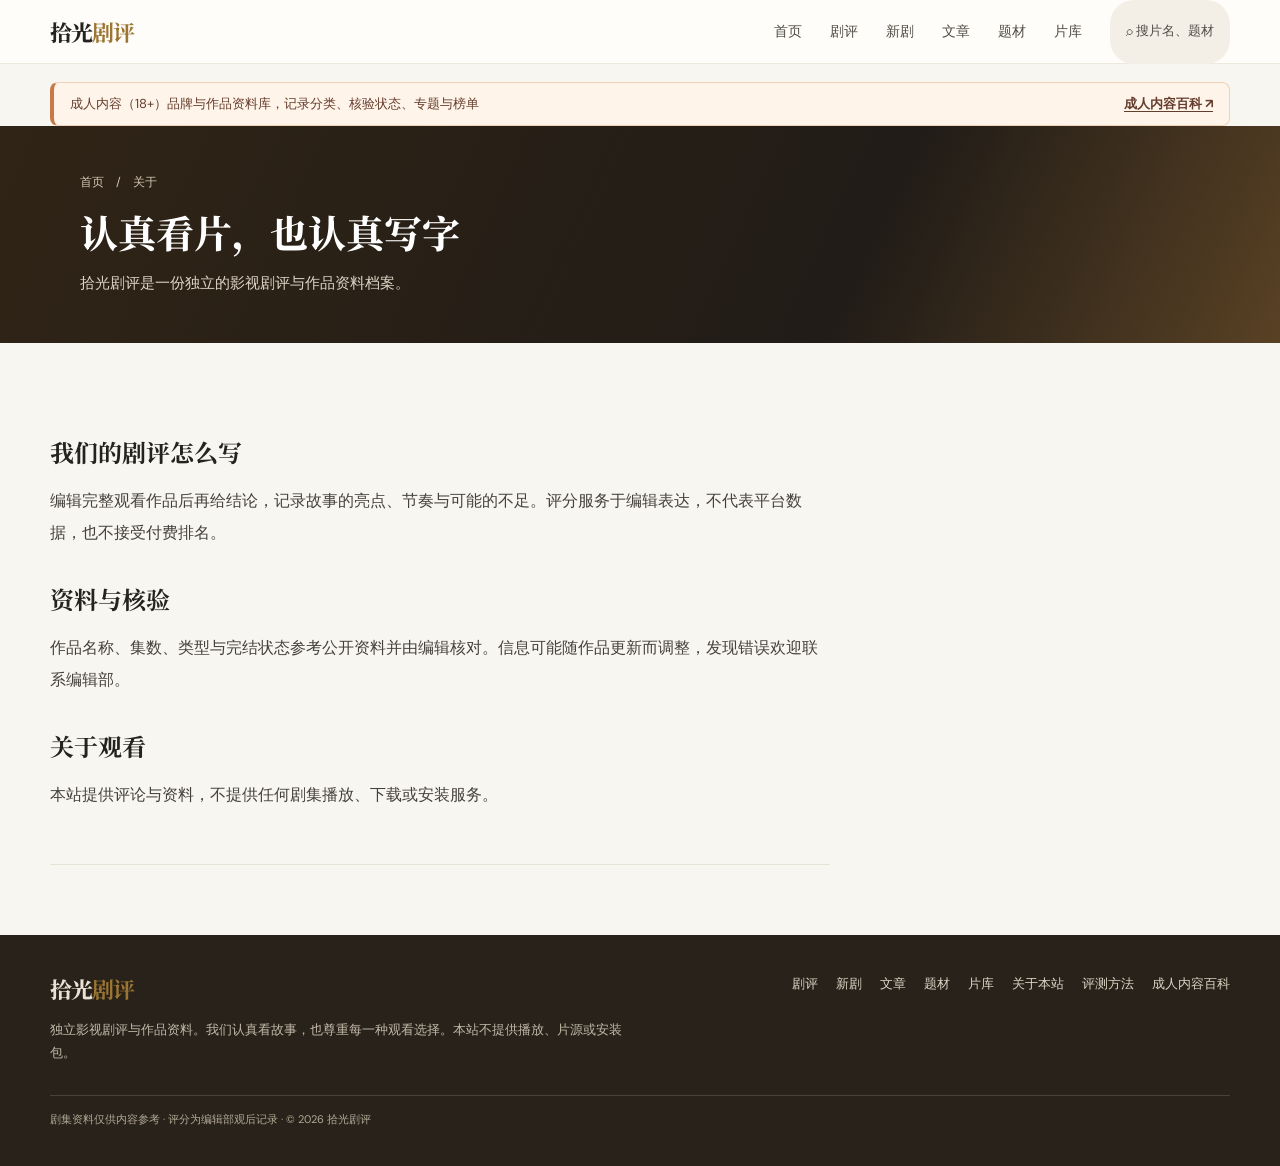
<file: about.html>
<!doctype html>
<html lang="zh-CN"><head><meta charset="utf-8"><meta name="viewport" content="width=device-width,initial-scale=1"><meta name="description" content="了解拾光剧评的编辑原则、评测方法与资料核验方式。"><meta name="robots" content="index,follow,max-image-preview:large"><meta name="theme-color" content="#f8f6f1"><meta property="og:type" content="website"><meta property="og:title" content="关于拾光剧评与评测方法"><meta property="og:description" content="了解拾光剧评的编辑原则、评测方法与资料核验方式。"><title>关于拾光剧评与评测方法</title><link rel="stylesheet" href="styles.css"><link rel="icon" href="data:image/svg+xml,%3Csvg xmlns='http://www.w3.org/2000/svg' viewBox='0 0 40 40'%3E%3Crect width='40' height='40' rx='10' fill='%23231d17'/%3E%3Ctext x='7' y='29' font-size='27' fill='%23e7bd55'%3E拾%3C/text%3E%3C/svg%3E"></head><body data-page="about"><div id="site-header"></div><div id="site-content"><main id="main" class="main"><h1>关于拾光剧评与评测方法</h1><p>了解拾光剧评的编辑原则、评测方法与资料核验方式。</p><p>拾光剧评 · 作品资料、剧评与专题</p></main></div><div id="site-footer"></div><noscript><p style="padding:20px">本站需要启用 JavaScript 浏览完整栏目内容。</p></noscript><script src="app.js" defer></script></body></html>
</file>
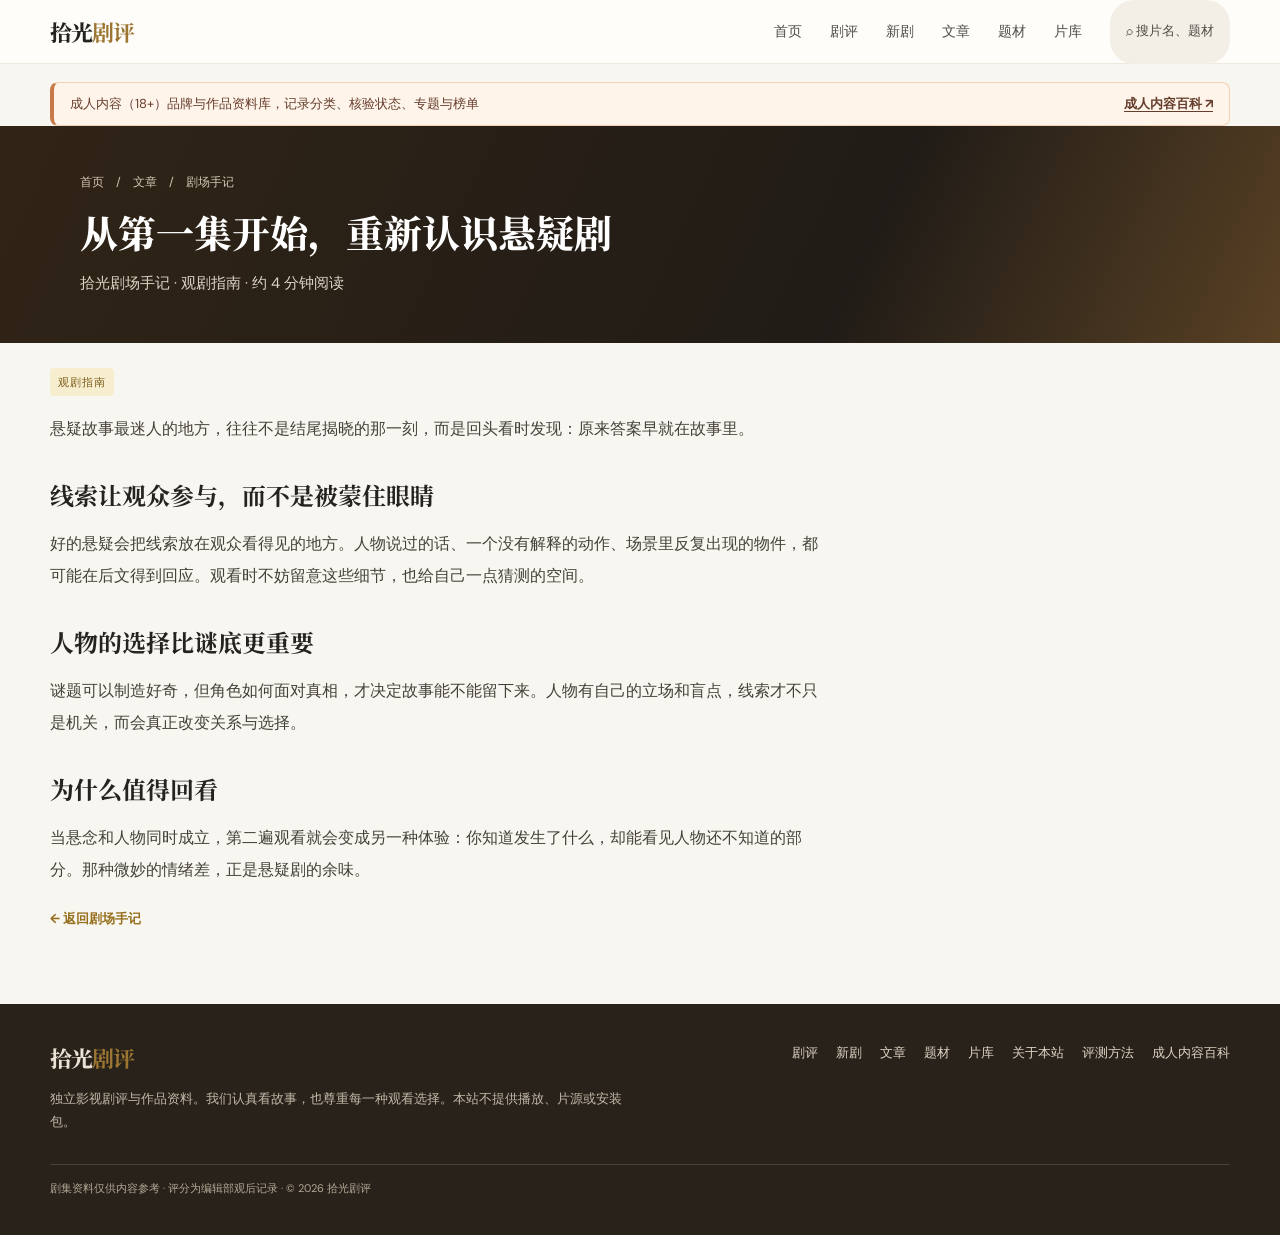
<file: article-story.html>
<!doctype html>
<html lang="zh-CN"><head><meta charset="utf-8"><meta name="viewport" content="width=device-width,initial-scale=1"><meta name="description" content="从第一集开始，重新认识悬疑剧。拾光剧场手记，记录线索、人物与故事余味。"><meta name="robots" content="index,follow,max-image-preview:large"><meta name="theme-color" content="#f8f6f1"><meta property="og:type" content="article"><meta property="og:title" content="从第一集开始，重新认识悬疑剧｜拾光剧评"><meta property="og:description" content="从第一集开始，重新认识悬疑剧。拾光剧场手记。"><title>从第一集开始，重新认识悬疑剧｜拾光剧评</title><link rel="stylesheet" href="styles.css"></head><body data-page="article-detail"><div id="site-header"></div><div id="site-content"><main id="main" class="main"><h1>从第一集开始，重新认识悬疑剧</h1><p>好的悬疑会把线索放在观众看得见的地方，让每一次回看都有新的发现。</p></main></div><div id="site-footer"></div><script src="app.js" defer></script></body></html>
</file>
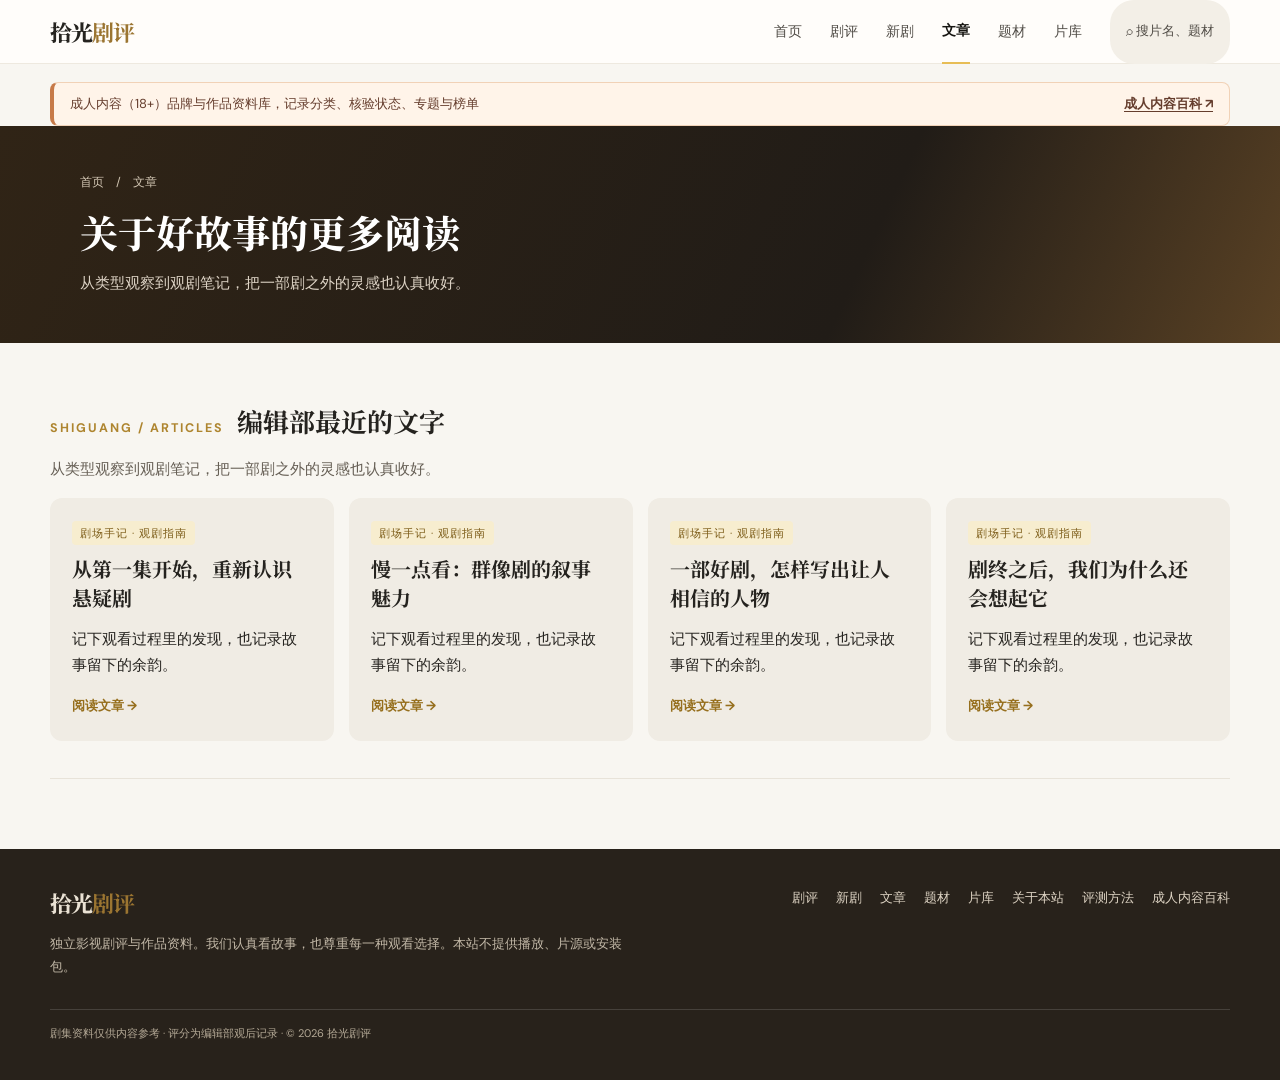
<file: articles.html>
<!doctype html>
<html lang="zh-CN"><head><meta charset="utf-8"><meta name="viewport" content="width=device-width,initial-scale=1"><meta name="description" content="从类型观察到观剧笔记，把一部剧之外的灵感也认真收好。"><meta name="robots" content="index,follow,max-image-preview:large"><meta name="theme-color" content="#f8f6f1"><meta property="og:type" content="website"><meta property="og:title" content="剧场手记与观剧指南｜拾光剧评"><meta property="og:description" content="从类型观察到观剧笔记，把一部剧之外的灵感也认真收好。"><title>剧场手记与观剧指南｜拾光剧评</title><link rel="stylesheet" href="styles.css"><link rel="icon" href="data:image/svg+xml,%3Csvg xmlns='http://www.w3.org/2000/svg' viewBox='0 0 40 40'%3E%3Crect width='40' height='40' rx='10' fill='%23231d17'/%3E%3Ctext x='7' y='29' font-size='27' fill='%23e7bd55'%3E拾%3C/text%3E%3C/svg%3E"></head><body data-page="articles"><div id="site-header"></div><div id="site-content"><main id="main" class="main"><h1>剧场手记与观剧指南</h1><p>从类型观察到观剧笔记，把一部剧之外的灵感也认真收好。</p><p>拾光剧评 · 作品资料、剧评与专题</p></main></div><div id="site-footer"></div><noscript><p style="padding:20px">本站需要启用 JavaScript 浏览完整栏目内容。</p></noscript><script src="app.js" defer></script></body></html>
</file>
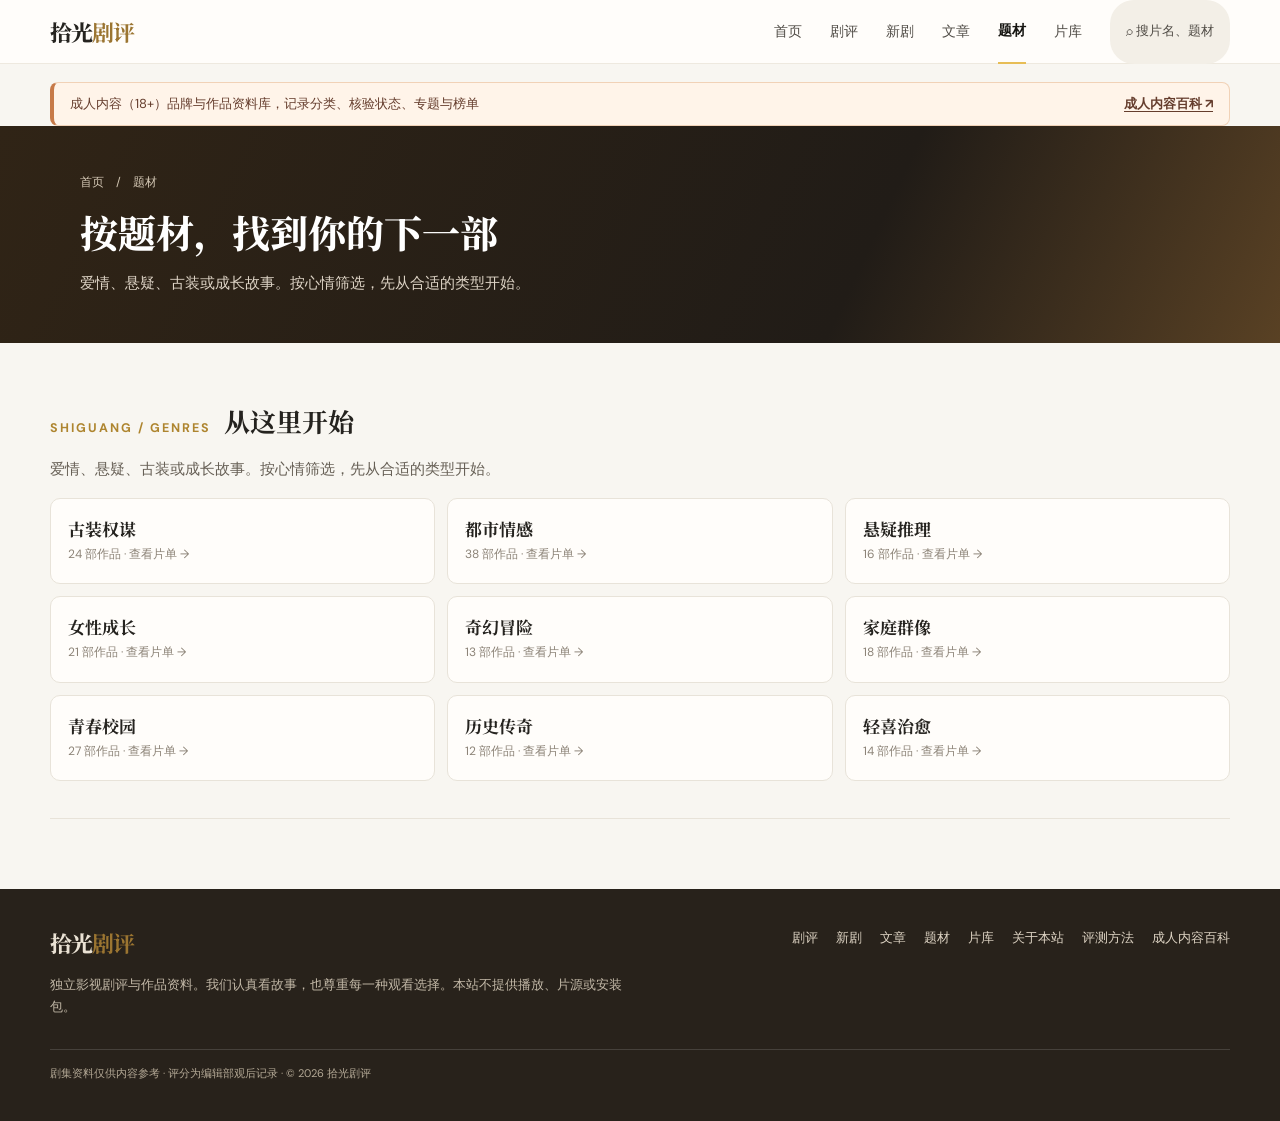
<file: genres.html>
<!doctype html>
<html lang="zh-CN"><head><meta charset="utf-8"><meta name="viewport" content="width=device-width,initial-scale=1"><meta name="description" content="按题材找到下一部好故事，古装、悬疑、都市与更多类型。"><meta name="robots" content="index,follow,max-image-preview:large"><meta name="theme-color" content="#f8f6f1"><meta property="og:type" content="website"><meta property="og:title" content="按题材找剧｜拾光剧评"><meta property="og:description" content="按题材找到下一部好故事，古装、悬疑、都市与更多类型。"><title>按题材找剧｜拾光剧评</title><link rel="stylesheet" href="styles.css"><link rel="icon" href="data:image/svg+xml,%3Csvg xmlns='http://www.w3.org/2000/svg' viewBox='0 0 40 40'%3E%3Crect width='40' height='40' rx='10' fill='%23231d17'/%3E%3Ctext x='7' y='29' font-size='27' fill='%23e7bd55'%3E拾%3C/text%3E%3C/svg%3E"></head><body data-page="genres"><div id="site-header"></div><div id="site-content"><main id="main" class="main"><h1>按题材找剧</h1><p>按题材找到下一部好故事，古装、悬疑、都市与更多类型。</p><p>拾光剧评 · 作品资料、剧评与专题</p></main></div><div id="site-footer"></div><noscript><p style="padding:20px">本站需要启用 JavaScript 浏览完整栏目内容。</p></noscript><script src="app.js" defer></script></body></html>
</file>
<file: styles.css>
@import url('https://fonts.googleapis.com/css2?family=DM+Sans:wght@400;500;600;700&family=Noto+Serif+SC:wght@400;500;600;700;900&display=swap');
:root{--ink:#25231f;--muted:#827e75;--paper:#f8f6f1;--card:#fffefa;--gold:#e7bd55;--line:#e8e3d9;--wine:#6e2f3b;--dark:#211b16;--serif:'Noto Serif SC',serif;--sans:'DM Sans','Microsoft YaHei',sans-serif}*{box-sizing:border-box}html{scroll-behavior:smooth}body{margin:0;background:var(--paper);color:var(--ink);font:15px/1.7 var(--sans)}a{color:inherit;text-decoration:none}a:hover{color:#9c6c1d}button,input{font:inherit}button{cursor:pointer}.skip{position:absolute;left:-9999px}.skip:focus{left:12px;top:12px;background:#fff;padding:10px;z-index:10}.topbar{height:64px;display:flex;align-items:center;justify-content:space-between;padding:0 max(24px,calc((100% - 1180px)/2));background:#fffdfa;border-bottom:1px solid #eee9df;position:sticky;top:0;z-index:5}.brand{font:800 22px var(--serif);letter-spacing:-1px}.brand b{color:#9b7531}.nav{display:flex;align-items:center;gap:28px;font-size:14px}.nav a{height:64px;display:grid;place-items:center;color:#504c46}.nav a.active{color:#171612;border-bottom:2px solid var(--gold);font-weight:700}.nav-search{background:#f3efe7;border-radius:24px;padding:8px 16px;color:#676158;font-size:13px}.menu-btn{display:none;border:0;background:none;font-size:24px}.adult-note{max-width:1180px;margin:18px auto 0;padding:10px 16px;background:#fff4e9;border:1px solid #f1d2b7;border-left:4px solid #c77a48;border-radius:8px;display:flex;align-items:center;justify-content:space-between;gap:12px;color:#653d2d;font-size:13px}.adult-note a{font-weight:700;text-decoration:underline;text-underline-offset:3px;white-space:nowrap}.hero{margin-top:0;background:radial-gradient(ellipse at 15% 0%,#7c5a24 0%,transparent 35%),radial-gradient(circle at 83% 24%,#4a3820 0%,transparent 31%),radial-gradient(#ffffff12 1px,transparent 1px),linear-gradient(125deg,#352716,#1e1914 76%);background-size:auto,auto,24px 24px,auto;color:white;padding:42px 24px 48px;overflow:hidden}.hero-inner{max-width:1100px;margin:auto;text-align:center}.eyebrow{text-transform:uppercase;letter-spacing:3px;color:#d7c29a;font-size:11px;font-weight:600}.hero h1{font:900 clamp(32px,5vw,58px)/1.25 var(--serif);letter-spacing:1px;margin:14px auto 24px;max-width:960px}.hero p{color:#ded5c6;margin:0 auto 24px;max-width:660px}.searchbox{max-width:770px;margin:24px auto 16px;background:white;border-radius:40px;padding:5px 6px 5px 20px;display:flex;box-shadow:0 10px 40px #0004}.searchbox input{border:0;outline:0;flex:1;min-width:0;color:#26221d}.searchbox button{border:0;background:var(--gold);border-radius:30px;padding:11px 26px;font-weight:700;color:#332718}.chips{display:flex;justify-content:center;gap:9px;flex-wrap:wrap;margin:14px 0 34px}.chip{border:1px solid #ffffff47;color:#f5eee1;padding:6px 15px;border-radius:30px;font-size:13px}.chip:first-child{background:#fff;color:#302518}.featured{height:350px;display:grid;grid-template-columns:280px 1fr;gap:16px;align-items:end;text-align:left;max-width:1060px;margin:auto}.featured-copy{border-radius:14px;padding:23px 20px;background:linear-gradient(140deg,#514020,#241d16 80%);height:315px;display:flex;flex-direction:column;justify-content:flex-end;box-shadow:0 20px 50px #0005}.rank{display:inline-grid;place-items:center;background:var(--gold);color:#332818;font-weight:800;width:26px;height:26px;border-radius:8px}.featured-copy h2{font:700 25px var(--serif);margin:12px 0 3px}.featured-copy p{margin:0 0 15px;color:#e4daca;font-size:13px}.feature-art{display:flex;gap:10px;height:315px;align-items:end;overflow:hidden}.poster{position:relative;display:flex;align-items:end;justify-content:center;overflow:hidden;color:#fff;text-align:center;background:linear-gradient(145deg,var(--a,#5d4930),var(--b,#17171b));box-shadow:inset 0 -80px 80px #0006;isolation:isolate}.poster:before{content:'';position:absolute;inset:0;background:radial-gradient(ellipse at 50% 25%,#ffffff52,transparent 23%),linear-gradient(115deg,transparent 25%,#ffffff18 26%,transparent 27%);z-index:-1}.poster:after{content:'';position:absolute;inset:auto 0 0;height:46%;background:linear-gradient(transparent,#070707c9);z-index:-1}.poster span{padding:12px 8px;font:600 14px var(--serif);text-shadow:0 2px 8px #000}.feature-art a{height:285px;flex:1;min-width:66px;border-radius:12px 12px 4px 4px;transition:.25s;position:relative}.feature-art a:hover{height:305px;transform:translateY(-8px)}.feature-art i{position:absolute;top:9px;left:9px;background:#fff;color:#27221a;border-radius:6px;font-style:normal;font-weight:700;padding:1px 7px}.ribbon{max-width:1180px;margin:20px auto 0;border-radius:30px;background:#fffdfa;padding:10px 18px;font-size:12px;color:#6d665c;border:1px solid var(--line);display:flex;gap:12px;flex-wrap:wrap;align-items:center}.ribbon strong{color:#453721}.main{max-width:1180px;margin:0 auto;padding:22px 0 70px}.section{padding:37px 0;border-bottom:1px solid var(--line)}.section-head{display:flex;justify-content:space-between;align-items:end;margin-bottom:18px}.section-title{display:flex;align-items:baseline;gap:13px}.section-title small{color:#ae852f;letter-spacing:2px;font-weight:700}.section-title h2{font:700 26px var(--serif);margin:0}.section-head>a{font-size:13px;color:#776c58}.intro{display:grid;grid-template-columns:1fr 300px;gap:28px;color:#665f55}.intro p{margin-top:0}.principles{background:#f0ece3;border-radius:12px;padding:16px;font-size:13px}.principles div{margin:4px 0}.stats{display:flex;gap:25px;color:#7b705e;font-size:13px;margin-top:16px}.stats b{font-size:19px;color:#302a21;margin-right:5px}.review-card{background:#fffdfa;border:1px solid var(--line);border-radius:14px;padding:20px;display:grid;grid-template-columns:100px 1fr auto;gap:18px;align-items:center;box-shadow:0 4px 14px #3b30200a}.review-art{height:132px;border-radius:10px}.review-card h3{font:700 21px var(--serif);margin:0 0 7px}.label{display:inline-block;font-size:11px;letter-spacing:1px;background:#f7edcf;color:#7c5c18;padding:3px 8px;border-radius:4px}.review-card p{margin:8px 0;color:#696257}.text-link{color:#966f1d;font-size:13px;font-weight:700}.grid{display:grid;grid-template-columns:repeat(4,1fr);gap:15px}.drama-card{background:#fffdfa;border:1px solid var(--line);border-radius:12px;overflow:hidden;transition:.2s}.drama-card:hover{transform:translateY(-4px);box-shadow:0 12px 24px #30241416}.drama-card .poster{height:220px}.card-info{padding:12px}.card-info h3{font:700 16px var(--serif);margin:0 0 4px}.card-info p{font-size:12px;color:#81796e;margin:0}.tag-row{display:flex;gap:5px;flex-wrap:wrap;margin-top:8px}.tag{font-size:11px;border:1px solid #e8e0d3;color:#6d6250;padding:2px 7px;border-radius:20px}.columns{display:grid;grid-template-columns:1.45fr .8fr;gap:32px}.list{display:flex;flex-direction:column}.list-row{display:grid;grid-template-columns:68px 1fr auto;align-items:center;gap:12px;padding:13px 0;border-bottom:1px solid var(--line)}.date{font-size:12px;color:#9b7c40}.list-row b{font-weight:600}.list-row small{display:block;color:#827a70;font-size:12px}.feature-article{padding:22px;background:#f0ece4;border-radius:12px}.feature-article h3{font:700 20px var(--serif);margin:9px 0}.category-grid{display:grid;grid-template-columns:repeat(3,1fr);gap:12px}.category{padding:17px;border:1px solid var(--line);background:#fffdfa;border-radius:10px}.category b{display:block;font:700 17px var(--serif)}.category span{font-size:12px;color:#8c8377}.page-hero{background:linear-gradient(115deg,#302416,#211c17 67%,#594124);color:white;padding:46px 24px}.page-hero>div{max-width:1120px;margin:auto}.crumb{font-size:12px;color:#d3c7b4}.page-hero h1{font:800 38px var(--serif);margin:12px 0}.page-hero p{color:#ded4c6;max-width:740px;margin:0}.detail-layout{display:grid;grid-template-columns:260px 1fr;gap:34px;align-items:start}.detail-poster{height:350px;border-radius:14px}.detail-panel{background:#fffdfa;border:1px solid var(--line);border-radius:13px;padding:22px}.detail-panel h2{font:700 25px var(--serif);margin:0 0 12px}.meta-table{display:grid;grid-template-columns:90px 1fr;gap:8px 12px;margin:18px 0;font-size:14px}.meta-table span:nth-child(odd){color:#8c8377}.article-body{max-width:780px;font-size:16px;line-height:2;color:#45413a}.article-body h2{font:700 24px var(--serif);color:#25231f;margin:32px 0 10px}.footer{background:#28221b;color:#eae2d4;padding:38px 24px}.footer-inner{max-width:1180px;margin:auto;display:grid;grid-template-columns:1fr 1fr;gap:24px}.footer p{font-size:13px;color:#c2b8a7}.footer-links{display:flex;justify-content:flex-end;gap:18px;flex-wrap:wrap;font-size:13px;color:#ded4c4}.footnote{border-top:1px solid #ffffff24;margin:18px auto 0;padding-top:14px;max-width:1180px;color:#b3a895;font-size:11px}.empty{display:none;padding:20px;color:#8a8176}.mobile-nav-open .nav{display:flex}
@media(max-width:900px){.topbar{padding:0 18px}.nav{gap:16px}.nav-search{display:none}.main{padding:18px 20px 55px}.adult-note,.ribbon{margin-left:20px;margin-right:20px}.grid{grid-template-columns:repeat(3,1fr)}.featured{grid-template-columns:235px 1fr}.feature-art{gap:7px}.columns{gap:20px}}
@media(max-width:640px){.topbar{height:58px}.brand{font-size:20px}.menu-btn{display:block}.nav{display:none;position:absolute;top:58px;left:0;right:0;background:#fffdfa;border-bottom:1px solid var(--line);padding:10px 18px;flex-wrap:wrap;gap:0 18px}.nav a{height:40px}.adult-note{margin-top:10px;align-items:flex-start;font-size:12px}.hero{padding:34px 16px 30px}.hero h1{font-size:33px}.hero p{font-size:13px}.chips{margin-bottom:22px}.featured{height:auto;display:flex;flex-direction:column;align-items:stretch;gap:12px}.featured-copy{height:auto;min-height:175px}.feature-art{height:220px}.feature-art a{height:195px;min-width:56px}.feature-art a:hover{height:205px}.ribbon{border-radius:12px;font-size:11px}.main{padding:12px 16px 45px}.section{padding:26px 0}.section-title h2{font-size:22px}.intro,.columns,.detail-layout{grid-template-columns:1fr}.intro{gap:5px}.principles{display:grid;grid-template-columns:1fr 1fr;gap:5px}.stats{gap:12px;flex-wrap:wrap}.review-card{grid-template-columns:76px 1fr;padding:13px;gap:12px}.review-art{height:110px}.review-card h3{font-size:17px}.review-card .text-link{grid-column:2}.grid{grid-template-columns:repeat(2,1fr);gap:10px}.drama-card .poster{height:185px}.card-info{padding:10px}.card-info h3{font-size:14px}.category-grid{grid-template-columns:repeat(2,1fr)}.page-hero{padding:34px 18px}.page-hero h1{font-size:30px}.page-hero p{font-size:13px}.detail-layout{gap:14px}.detail-poster{height:300px;width:210px;margin:auto}.footer-inner{grid-template-columns:1fr}.footer-links{justify-content:flex-start}}
@media(prefers-reduced-motion:reduce){*{scroll-behavior:auto!important;transition:none!important}}
.poster img{position:absolute;inset:0;width:100%;height:100%;object-fit:cover;z-index:0}.poster:before{z-index:1;background:linear-gradient(150deg,#ffffff22,transparent 42%)}.poster:after{z-index:1}.poster span{position:relative;z-index:2}.feature-art i{z-index:3}
</file>
